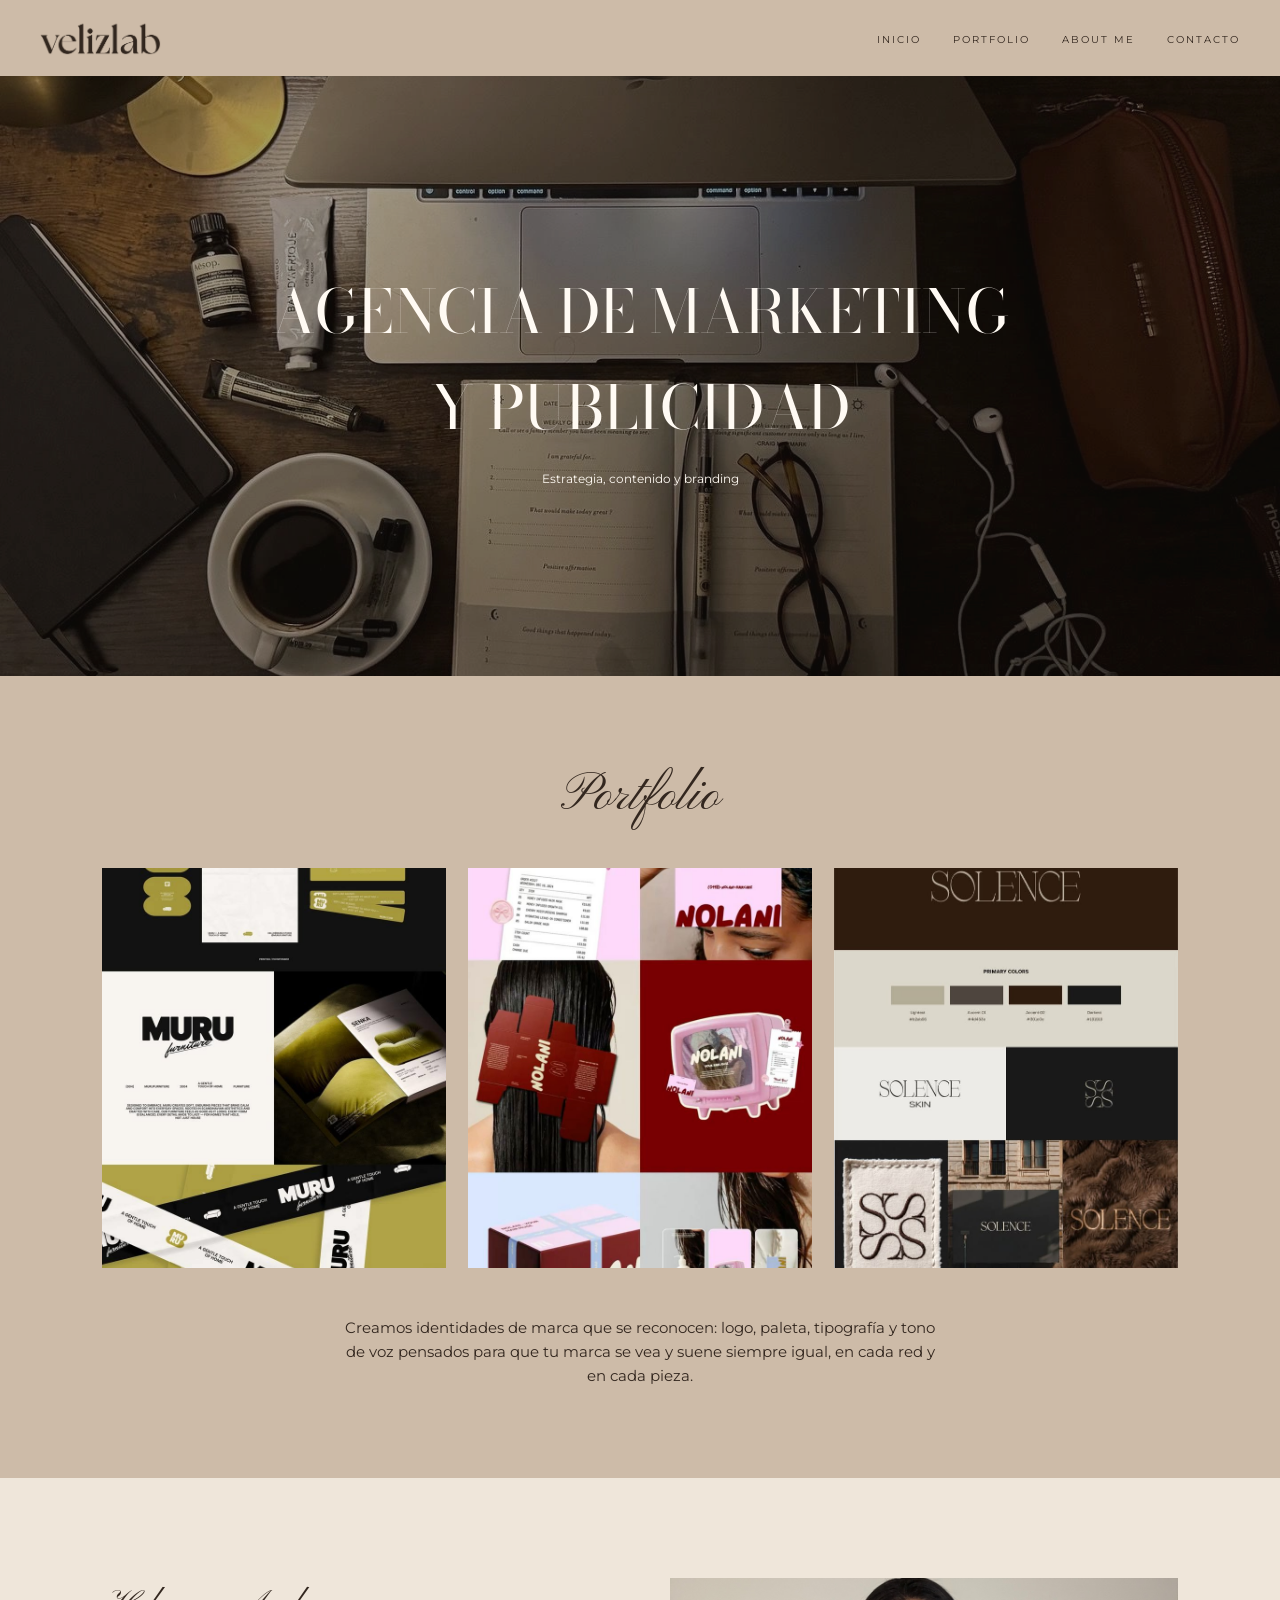
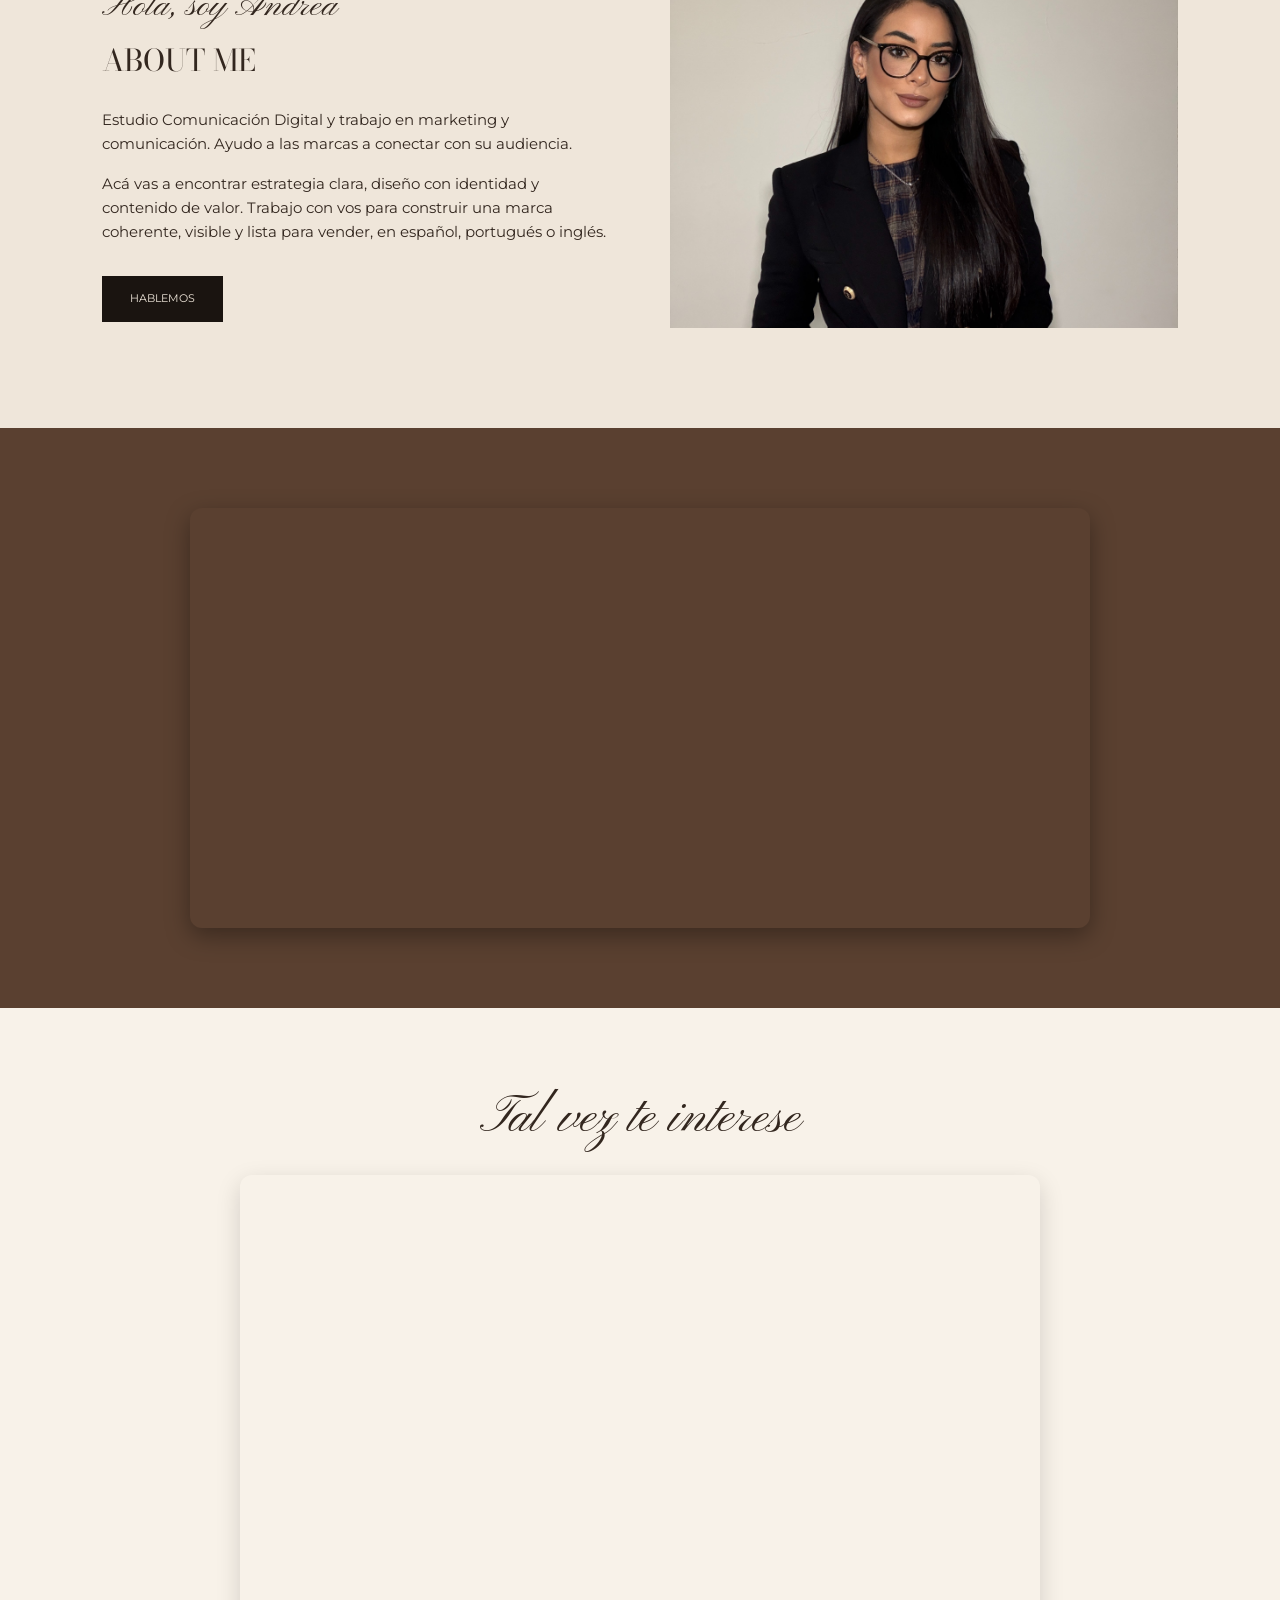
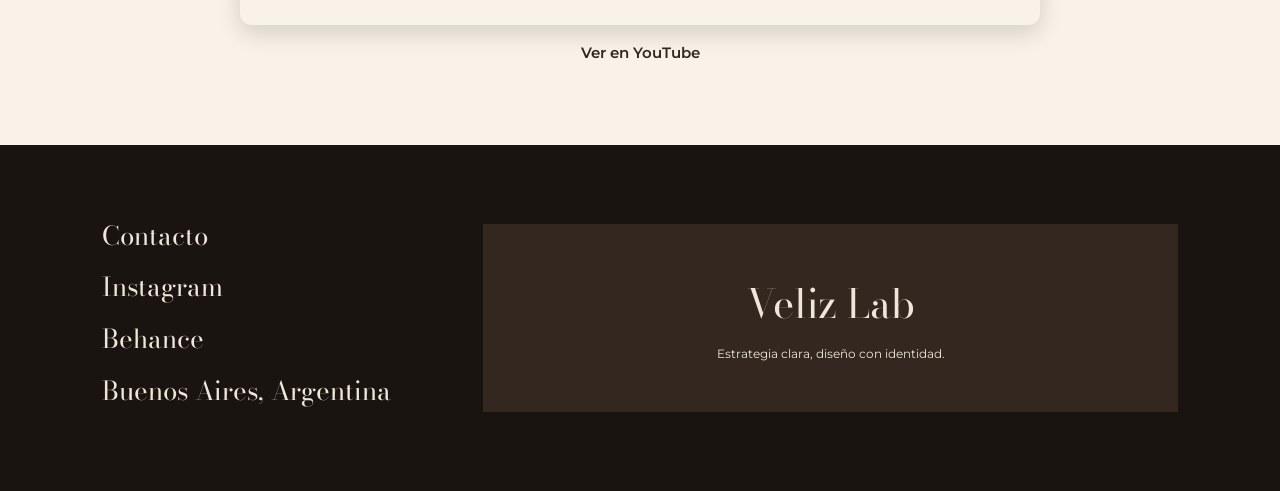
<file: index.html>
<!DOCTYPE html>
<html lang="es">
<head>
    <meta charset="UTF-8">
    <meta name="viewport" content="width=device-width, initial-scale=1.0">
    <title>Veliz Lab | Agencia de marketing y publicidad</title>
    <link href="https://fonts.googleapis.com/css2?family=Bodoni+Moda:wght@400&family=Montserrat:wght@400;500;600&family=Pinyon+Script&display=swap" rel="stylesheet">
    <link rel="stylesheet" href="./css/stylesheet.css">
    <link rel="icon" type="image/png" href="./img/favicon.png">
</head>
<body>

    <header>
        <a class="logo" href="index.html"><img src="./img/logo.png" alt="Veliz Lab"></a>
        <nav>
            <ul>
                <li><a href="#inicio">Inicio</a></li>
                <li><a href="#portfolio">Portfolio</a></li>
                <li><a href="#about">About me</a></li>
                <li><a href="#contacto">Contacto</a></li>
            </ul>
        </nav>
    </header>

    <main>

        <div class="portada" id="inicio">
            <img src="./img/portada.jpg" alt="Portada">
            <div>
                <h1>Agencia de marketing<br>y publicidad</h1>
                <p>Estrategia, contenido y branding</p>
            </div>
        </div>

        <section class="portfolio" id="portfolio">
            <h2 class="script">Portfolio</h2>
            <div class="grilla">
                <article><img src="./img/proyecto 1.jpeg" alt="Proyecto 1"></article>
                <article><img src="./img/proyecto 2.jpeg" alt="Proyecto 2"></article>
                <article><img src="./img/proyecto 3.jpeg" alt="Proyecto 3"></article>
            </div>
            <p>Creamos identidades de marca que se reconocen: logo, paleta, tipografía y tono de voz pensados para que tu marca se vea y suene siempre igual, en cada red y en cada pieza.</p>
        </section>

        <section class="about" id="about">
            <div>
                <span class="script">Hola, soy Andrea</span>
                <h2>About me</h2>
                <p>Estudio Comunicación Digital y trabajo en marketing y comunicación. Ayudo a las marcas a conectar con su audiencia.</p>
                <p>Acá vas a encontrar estrategia clara, diseño con identidad y contenido de valor. Trabajo con vos para construir una marca coherente, visible y lista para vender, en español, portugués o inglés.</p>
                <a class="btn" href="#contacto">Hablemos</a>
            </div>
            <img src="./img/about.jpg" alt="imagen Andrea Veliz">
        </section>

        <section class="mapa">
            <iframe src="https://www.google.com/maps/embed?pb=!1m18!1m12!1m3!1d105073.27456508386!2d-58.51569939314143!3d-34.61579604848691!2m3!1f0!2f0!3f0!3m2!1i1024!2i768!4f13.1!3m3!1m2!1s0x95bcca3b4ef90cbd%3A0xa0b3812e88e88e87!2sBuenos%20Aires%2C%20Cdad.%20Aut%C3%B3noma%20de%20Buenos%20Aires!5e0!3m2!1ses-419!2sar!4v1791254048952!5m2!1ses-419!2sar" title="Mapa de Buenos Aires" allowfullscreen></iframe>
        </section>

        <section class="video">
            <div>
                <h2 class="script">Tal vez te interese</h2>
                <iframe src="https://www.youtube.com/embed/KT-if_pXE30?start=52" title="Video recomendado" allowfullscreen></iframe>
                <a href="https://www.youtube.com/watch?v=KT-if_pXE30&t=52s" target="_blank">Ver en YouTube</a>
            </div>
        </section>

    </main>

    <footer id="contacto">
        <ul>
            <li><a href="mailto:andreavelizlab@gmail.com">Contacto</a></li>
            <li><a href="https://www.instagram.com/" target="_blank">Instagram</a></li>
            <li><a href="https://www.behance.net/" target="_blank">Behance</a></li>
            <li>Buenos Aires, Argentina</li>
        </ul>
        <div class="footer-marca">
            <span class="footer-logo">Veliz Lab</span>
            <p>Estrategia clara, diseño con identidad.</p>
        </div>
    </footer>

</body>
</html>
</file>
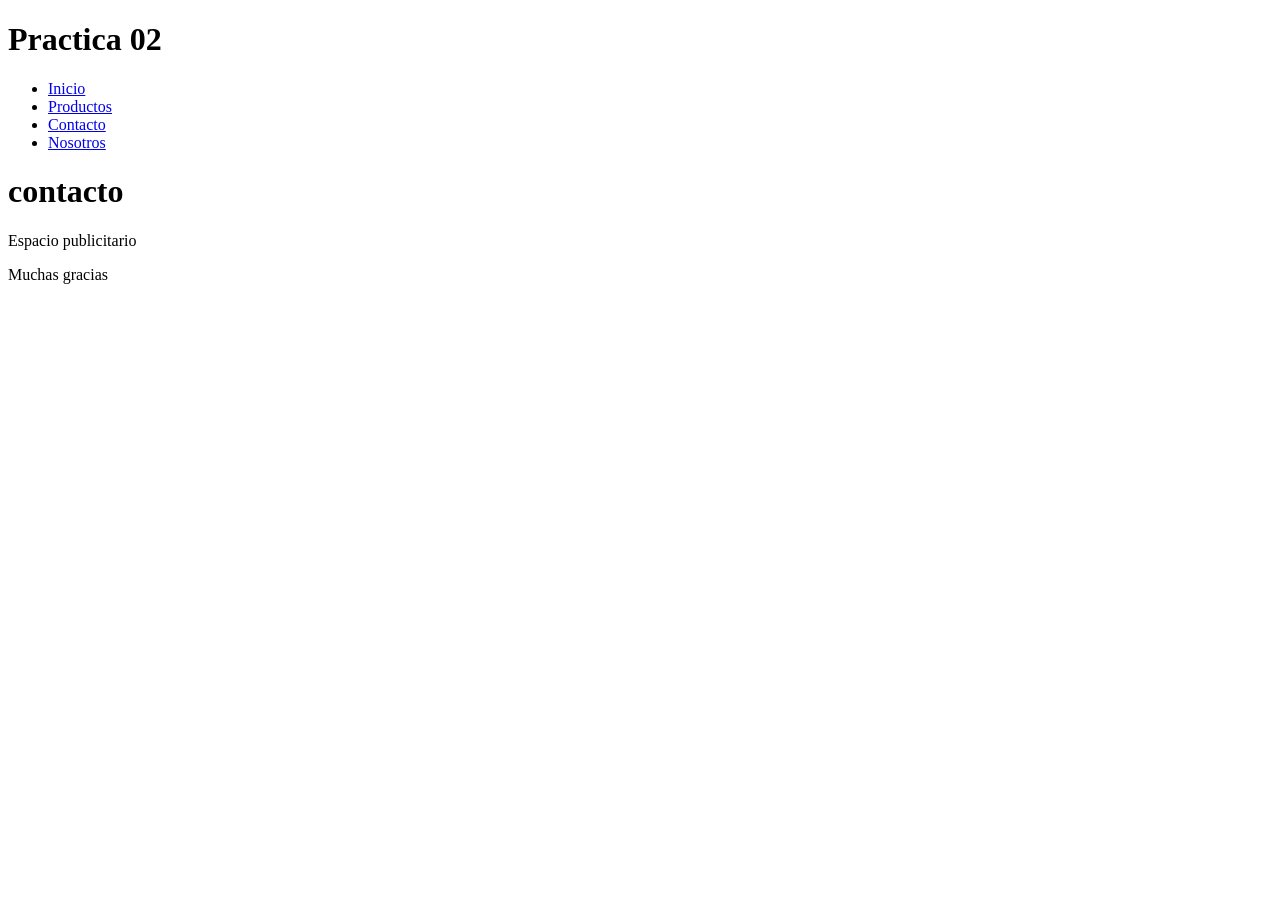
<file: pages/contacto.html>
<!DOCTYPE html>
<html lang="en">
<head>
    <meta charset="UTF-8">
    <meta name="viewport" content="width=device-width, initial-scale=1.0">
    <title>Document</title>
</head>
<body>

    <header>
        <h1>Practica 02</h1>
    <nav>
            <ul>
                <li><a href="./index.html">Inicio</a></li>
                <li><a href="./pages/productos.html">Productos</a></li>
                <li><a href="./pages/contacto.html">Contacto</a></li>
                <li><a href="./pages/nosotros.html">Nosotros</a></li>

            </ul>
        </nav>    </header>

    <main>
        <h1>contacto</h1>   
     </main>

    <aside>
        <p>Espacio publicitario</p>
    </aside>

    <footer>
    <p>Muchas gracias</p>
    </footer>

</body>
</html>
</file>
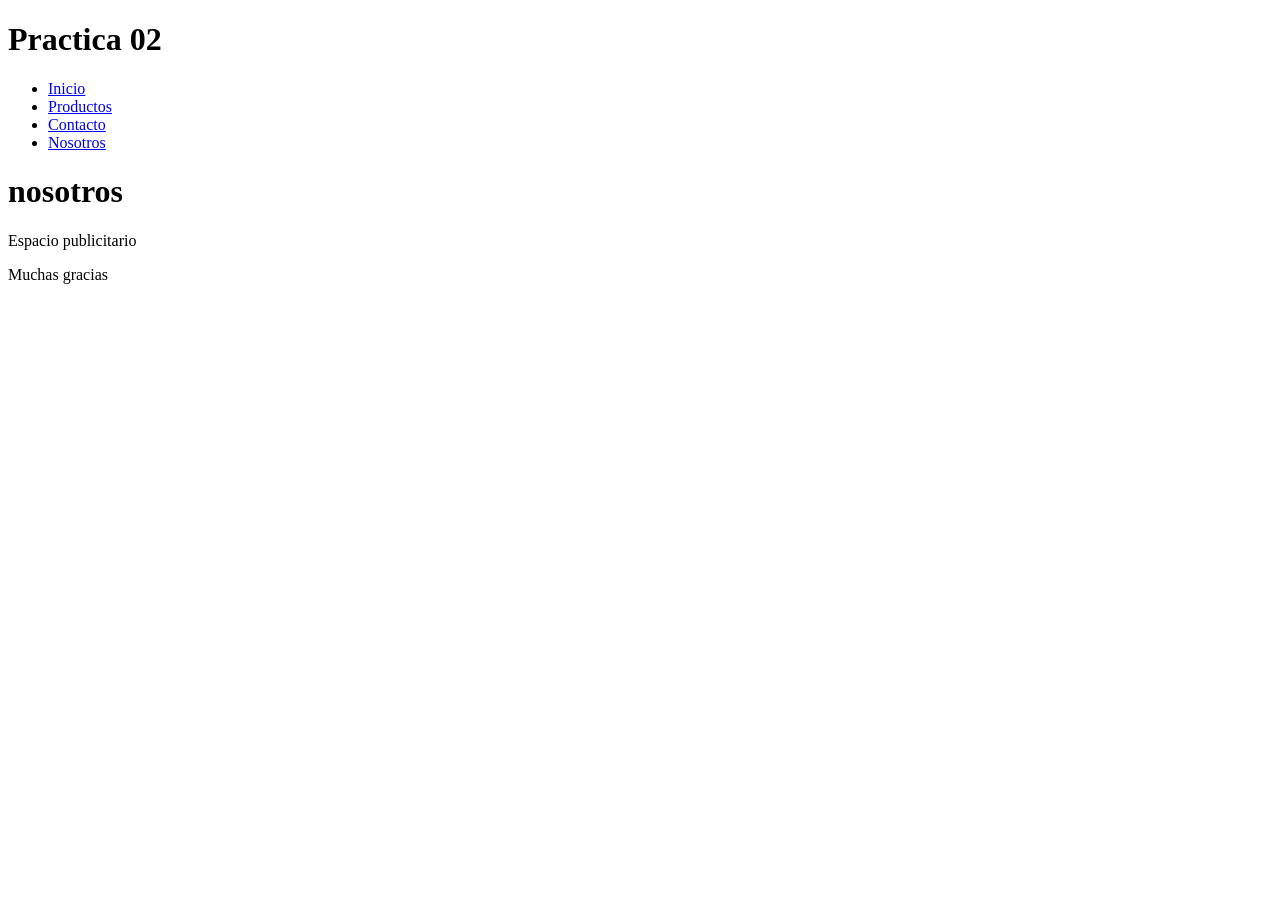
<file: pages/nosotros.html>
<!DOCTYPE html>
<html lang="en">
<head>
    <meta charset="UTF-8">
    <meta name="viewport" content="width=device-width, initial-scale=1.0">
    <title>Document</title>
</head>
<body>

    <header>
        <h1>Practica 02</h1>
        <nav>
            <ul>
                <li><a href="./index.html">Inicio</a></li>
                <li><a href="./pages/productos.html">Productos</a></li>
                <li><a href="./pages/contacto.html">Contacto</a></li>
                <li><a href="./pages/nosotros.html">Nosotros</a></li>

            </ul>
        </nav>    </header>

    <main>
        <h1>nosotros</h1>   
     </main>

    <aside>
        <p>Espacio publicitario</p>
    </aside>

    <footer>
    <p>Muchas gracias</p>
    </footer>

</body>
</html>
</file>
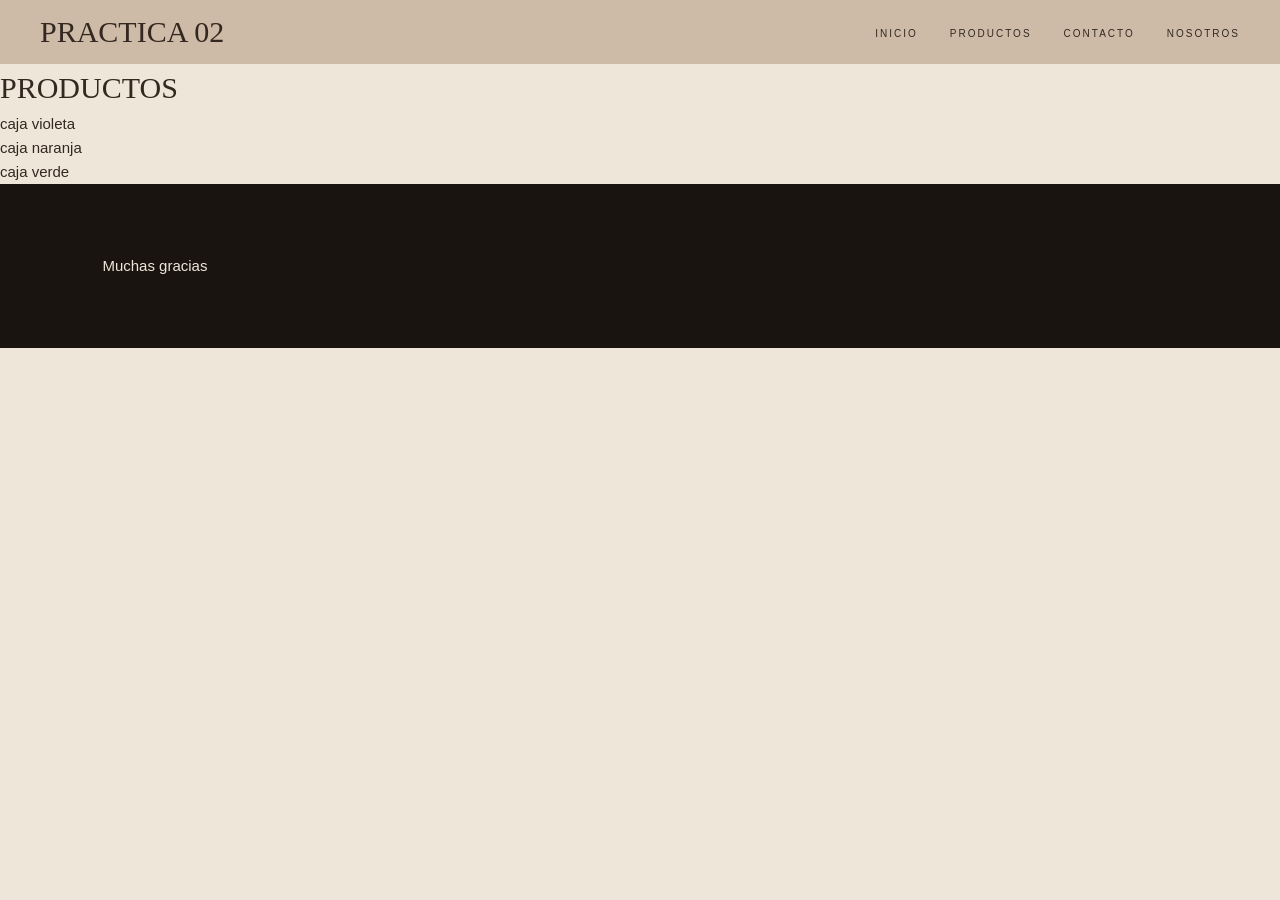
<file: pages/productos.html>
<!DOCTYPE html>
<html lang="en">
<head>
    <meta charset="UTF-8">
    <meta name="viewport" content="width=device-width, initial-scale=1.0">
    <title>Document</title>
        <link rel="stylesheet" href="../css/stylesheet.css">

</head>
<body>

    <header>
        <h1>Practica 02</h1>
        <nav>
            <ul>
                <li><a href="./index.html">Inicio</a></li>
                <li><a href="./pages/productos.html">Productos</a></li>
                <li><a href="./pages/contacto.html">Contacto</a></li>
                <li><a href="./pages/nosotros.html">Nosotros</a></li>

            </ul>
        </nav>    </header>

    <main>
        <h1>Productos</h1>   
        <section class="contenedor_productos">
            <div class="violeta">caja violeta</div>
            <div class="naranja">caja naranja</div>
            <div class="verde">caja verde</div>

        </section>
     </main>



    <footer>
    <p>Muchas gracias</p>
    </footer>

</body>
</html>
</file>
<file: css/stylesheet.css>
* {
    margin: 0;
    padding: 0;
    box-sizing: border-box;
}

/* FUENTES */
body {
    background-color: #efe6da;
    color: #33271f;
    font-family: "Montserrat", sans-serif;
    font-size: 15px;
    line-height: 1.6;
}

h1, h2, h3 {
    font-family: "Bodoni Moda", Georgia, serif;
    font-weight: 400;
    text-transform: uppercase;
}

.script {
    font-family: "Pinyon Script", cursive;
    font-size: 52px;
    line-height: 1.2;
    text-transform: none;
}

a {
    color: inherit;
    text-decoration: none;
}

img {
    display: block;
    width: 100%;
    height: 100%;
    object-fit: cover;
}

ul {
    list-style: none;
}

.btn {
    display: inline-block;
    background-color: #1a1410;
    color: #efe6da;
    font-size: 11px;
    text-transform: uppercase;
    padding: 14px 28px;
}

.btn:hover {
    background-color: #33271f;
}

/* HEADER */
header {
    background-color: #cdbba8;
    position: sticky;
    top: 0;
    z-index: 100;
    display: flex;
    justify-content: space-between;
    align-items: center;
    padding: 8px 40px;
}

.logo img {
    width: auto;
    height: 60px;
}

nav ul {
    display: flex;
    gap: 32px;
}

nav a {
    font-size: 10px;
    letter-spacing: 2px;
    text-transform: uppercase;
}

nav a:hover,
footer a:hover,
.video a:hover {
    text-decoration: underline;
}

/* PORTADA */
.portada {
    position: relative;
    height: 600px;
    background-color: #1a1410;
    color: #fffaf3;
    text-align: center;
    display: flex;
    justify-content: center;
    align-items: center;
}

.portada img {
    position: absolute;
    top: 0;
    left: 0;
    opacity: 0.6;
}

.portada div {
    position: relative;
}

.portada h1 {
    font-size: 60px;
}

.portada p {
    font-size: 12px;
    margin-top: 14px;
}

/* PORTFOLIO */
.portfolio {
    background-color: #cdbba8;
    padding: 90px 8%;
    text-align: center;
}

.portfolio h2 {
    margin-bottom: 40px;
}

.grilla {
    display: flex;
    gap: 22px;
}

.grilla article {
    width: 33%;
    height: 400px;
}

.portfolio p {
    max-width: 600px;
    margin: 48px auto 0;
}

/* ABOUT */
.about {
    display: flex;
    gap: 60px;
    align-items: center;
    padding: 100px 8%;
}

.about div,
.about img {
    width: 50%;
}

.about img {
    height: 350px;
}

.about .script {
    display: block;
    font-size: 36px;
}

.about h2 {
    font-size: 30px;
    margin: 8px 0 24px;
}

.about p {
    margin-bottom: 16px;
}

.about .btn {
    margin-top: 16px;
}

/* MAPA (marrón) */
.mapa {
    background-color: #5a4030;
    padding: 80px 8%;
}

.mapa iframe {
    display: block;
    width: 100%;
    max-width: 900px;
    height: 420px;
    margin: 0 auto;
    border: 0;
    border-radius: 12px;
    box-shadow: 0 8px 24px rgba(0, 0, 0, 0.35);
}

/* VIDEO (beige claro) */
.video {
    background-color: #f8f2e9;
    padding: 80px 1rem;
    text-align: center;
}

.video div {
    max-width: 800px;
    margin: 0 auto;
}

.video h2 {
    margin-bottom: 1.5rem;
}

.video iframe {
    display: block;
    width: 100%;
    aspect-ratio: 16 / 9;
    border: 0;
    border-radius: 12px;
    box-shadow: 0 8px 24px rgba(0, 0, 0, 0.15);
}

.video a {
    display: inline-block;
    margin-top: 1rem;
    font-weight: 600;
}

/* FOOTER */
footer {
    background-color: #1a1410;
    color: #efe6da;
    display: flex;
    gap: 40px;
    align-items: center;
    padding: 70px 8%;
}

footer ul {
    width: 33%;
    font-family: "Bodoni Moda", Georgia, serif;
    font-size: 26px;
}

footer li {
    margin-bottom: 10px;
}

.footer-marca {
    width: 67%;
    background-color: #33271f;
    padding: 48px 24px;
    text-align: center;
}

.footer-logo {
    font-family: "Bodoni Moda", Georgia, serif;
    font-size: 40px;
}

.footer-marca p {
    margin-top: 8px;
    font-size: 12px;
}

/* trucoo el media para el RESPONSIVE que se adapte */
@media (max-width: 760px) {
    header {
        flex-direction: column;
        gap: 10px;
    }

    .logo img {
        height: 70px;
    }

    nav ul {
        gap: 16px;
        flex-wrap: wrap;
        justify-content: center;
    }

    .portada {
        height: 450px;
    }

    .portada h1 {
        font-size: 36px;
    }

    .script {
        font-size: 40px;
    }

    .grilla,
    .about,
    footer {
        flex-direction: column;
    }

    .grilla article,
    .about div,
    .about img,
    footer ul,
    .footer-marca {
        width: 100%;
    }

    .grilla article {
        height: 250px;
    }

    .mapa,
    .video {
        padding: 50px 1rem;
    }

    .mapa iframe {
        height: 300px;
    }
}
</file>
